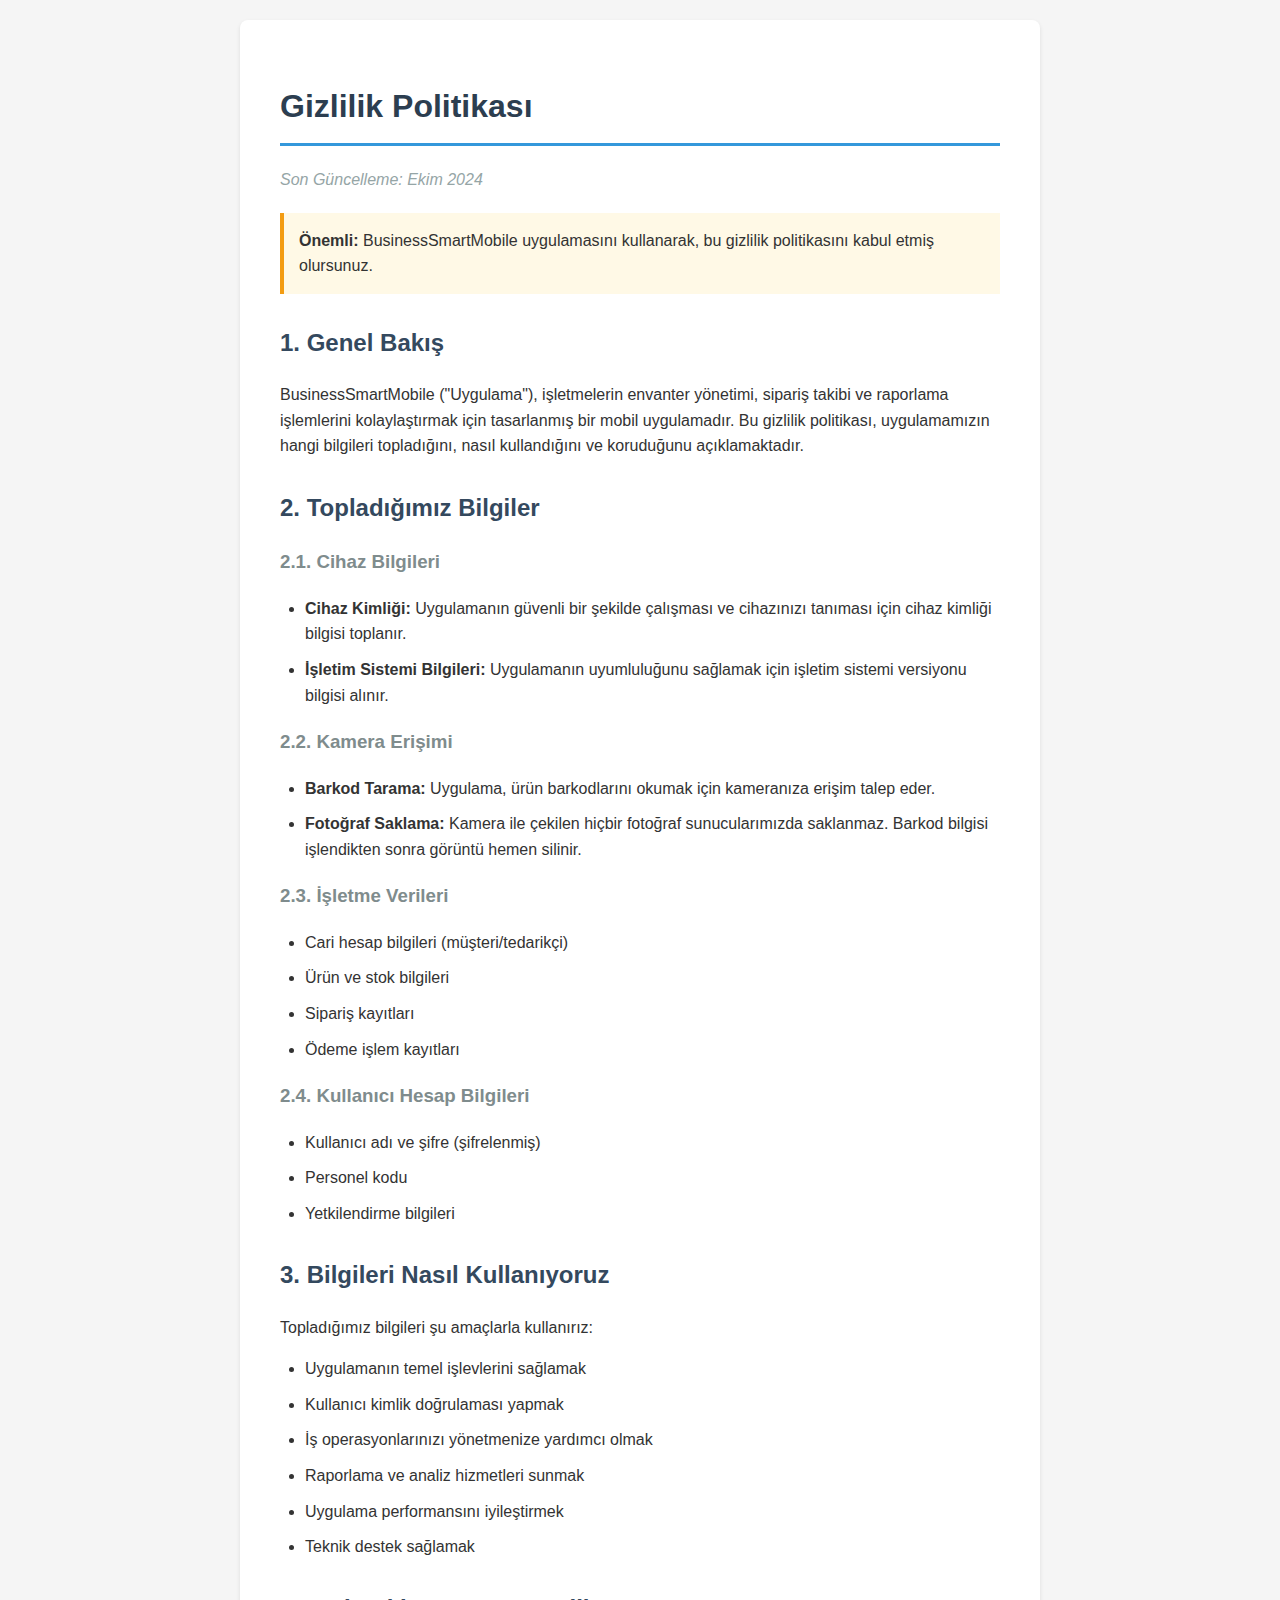
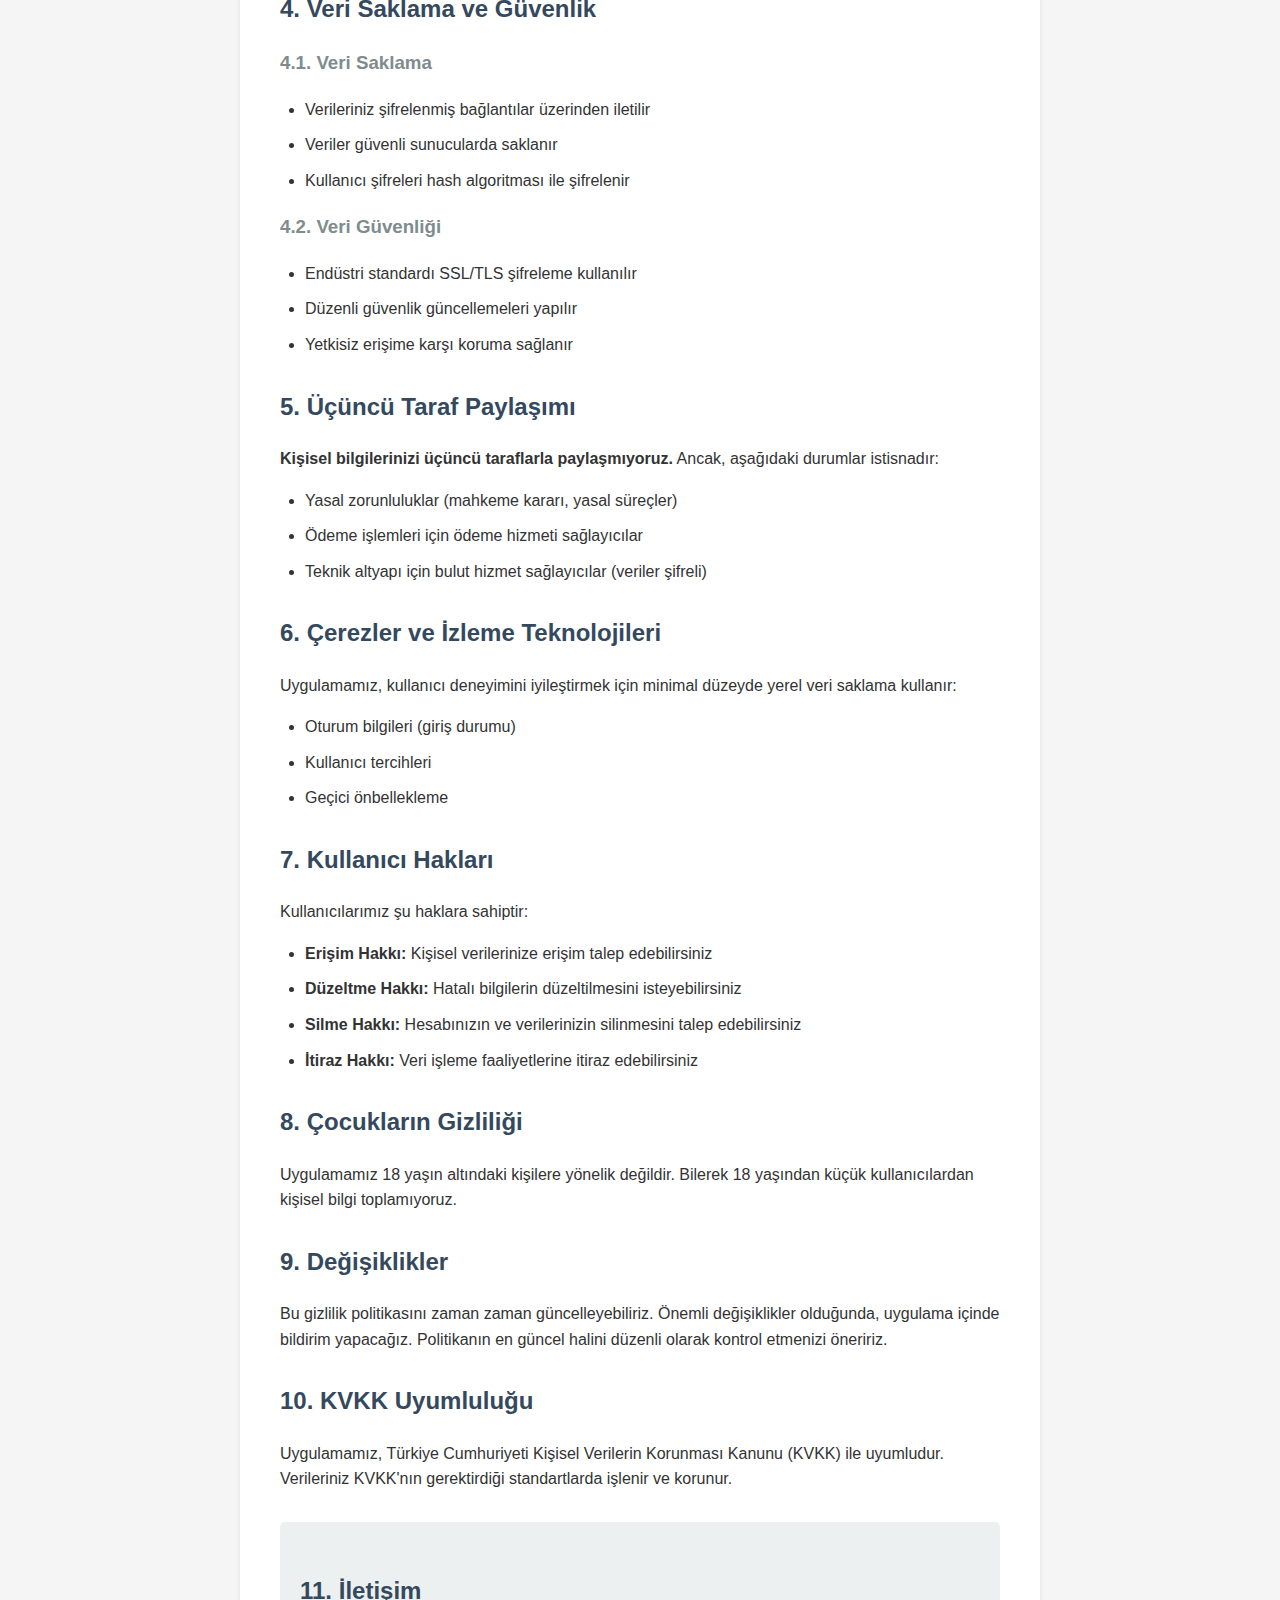
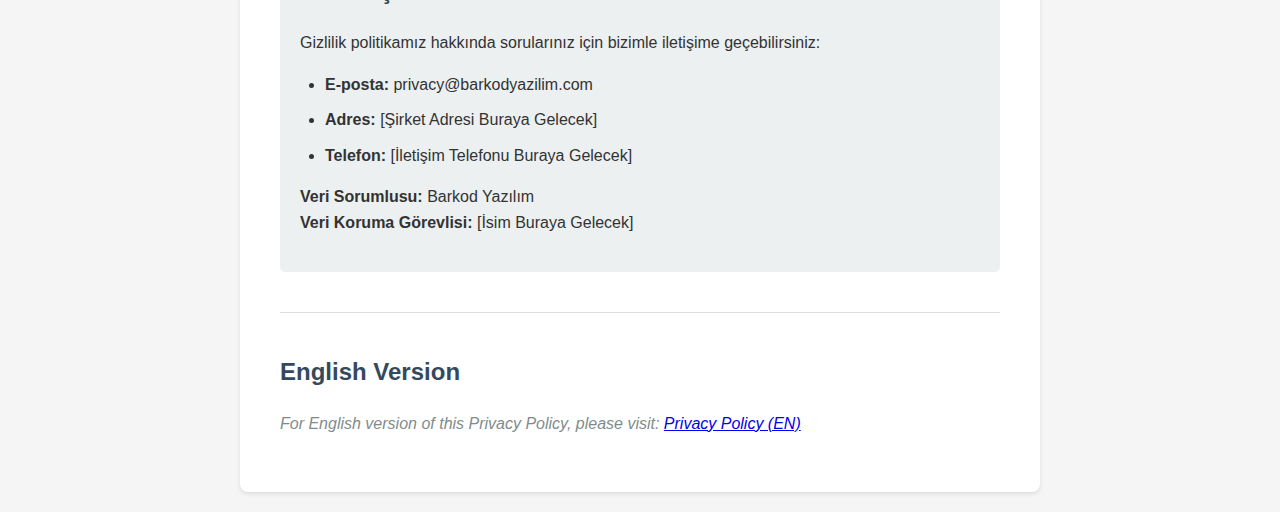
<file: docs/privacy-policy.html>
<!DOCTYPE html>
<html lang="tr">
<head>
    <meta charset="UTF-8">
    <meta name="viewport" content="width=device-width, initial-scale=1.0">
    <title>Gizlilik Politikası - BusinessSmartMobile</title>
    <style>
        body {
            font-family: -apple-system, BlinkMacSystemFont, 'Segoe UI', Roboto, Oxygen, Ubuntu, Cantarell, sans-serif;
            line-height: 1.6;
            max-width: 800px;
            margin: 0 auto;
            padding: 20px;
            color: #333;
            background-color: #f5f5f5;
        }
        .container {
            background-color: white;
            padding: 40px;
            border-radius: 8px;
            box-shadow: 0 2px 4px rgba(0,0,0,0.1);
        }
        h1 {
            color: #2c3e50;
            border-bottom: 3px solid #3498db;
            padding-bottom: 10px;
        }
        h2 {
            color: #34495e;
            margin-top: 30px;
        }
        h3 {
            color: #7f8c8d;
        }
        .update-date {
            color: #95a5a6;
            font-style: italic;
            margin-bottom: 20px;
        }
        ul {
            padding-left: 25px;
        }
        li {
            margin-bottom: 10px;
        }
        .highlight {
            background-color: #fff9e6;
            padding: 15px;
            border-left: 4px solid #f39c12;
            margin: 20px 0;
        }
        .contact {
            background-color: #ecf0f1;
            padding: 20px;
            border-radius: 5px;
            margin-top: 30px;
        }
    </style>
</head>
<body>
    <div class="container">
        <h1>Gizlilik Politikası</h1>
        <p class="update-date">Son Güncelleme: Ekim 2024</p>

        <div class="highlight">
            <strong>Önemli:</strong> BusinessSmartMobile uygulamasını kullanarak, bu gizlilik politikasını kabul etmiş olursunuz.
        </div>

        <h2>1. Genel Bakış</h2>
        <p>
            BusinessSmartMobile ("Uygulama"), işletmelerin envanter yönetimi, sipariş takibi ve raporlama işlemlerini 
            kolaylaştırmak için tasarlanmış bir mobil uygulamadır. Bu gizlilik politikası, uygulamamızın hangi bilgileri 
            topladığını, nasıl kullandığını ve koruduğunu açıklamaktadır.
        </p>

        <h2>2. Topladığımız Bilgiler</h2>
        
        <h3>2.1. Cihaz Bilgileri</h3>
        <ul>
            <li><strong>Cihaz Kimliği:</strong> Uygulamanın güvenli bir şekilde çalışması ve cihazınızı tanıması için cihaz kimliği bilgisi toplanır.</li>
            <li><strong>İşletim Sistemi Bilgileri:</strong> Uygulamanın uyumluluğunu sağlamak için işletim sistemi versiyonu bilgisi alınır.</li>
        </ul>

        <h3>2.2. Kamera Erişimi</h3>
        <ul>
            <li><strong>Barkod Tarama:</strong> Uygulama, ürün barkodlarını okumak için kameranıza erişim talep eder.</li>
            <li><strong>Fotoğraf Saklama:</strong> Kamera ile çekilen hiçbir fotoğraf sunucularımızda saklanmaz. Barkod bilgisi işlendikten sonra görüntü hemen silinir.</li>
        </ul>

        <h3>2.3. İşletme Verileri</h3>
        <ul>
            <li>Cari hesap bilgileri (müşteri/tedarikçi)</li>
            <li>Ürün ve stok bilgileri</li>
            <li>Sipariş kayıtları</li>
            <li>Ödeme işlem kayıtları</li>
        </ul>

        <h3>2.4. Kullanıcı Hesap Bilgileri</h3>
        <ul>
            <li>Kullanıcı adı ve şifre (şifrelenmiş)</li>
            <li>Personel kodu</li>
            <li>Yetkilendirme bilgileri</li>
        </ul>

        <h2>3. Bilgileri Nasıl Kullanıyoruz</h2>
        <p>Topladığımız bilgileri şu amaçlarla kullanırız:</p>
        <ul>
            <li>Uygulamanın temel işlevlerini sağlamak</li>
            <li>Kullanıcı kimlik doğrulaması yapmak</li>
            <li>İş operasyonlarınızı yönetmenize yardımcı olmak</li>
            <li>Raporlama ve analiz hizmetleri sunmak</li>
            <li>Uygulama performansını iyileştirmek</li>
            <li>Teknik destek sağlamak</li>
        </ul>

        <h2>4. Veri Saklama ve Güvenlik</h2>
        
        <h3>4.1. Veri Saklama</h3>
        <ul>
            <li>Verileriniz şifrelenmiş bağlantılar üzerinden iletilir</li>
            <li>Veriler güvenli sunucularda saklanır</li>
            <li>Kullanıcı şifreleri hash algoritması ile şifrelenir</li>
        </ul>

        <h3>4.2. Veri Güvenliği</h3>
        <ul>
            <li>Endüstri standardı SSL/TLS şifreleme kullanılır</li>
            <li>Düzenli güvenlik güncellemeleri yapılır</li>
            <li>Yetkisiz erişime karşı koruma sağlanır</li>
        </ul>

        <h2>5. Üçüncü Taraf Paylaşımı</h2>
        <p>
            <strong>Kişisel bilgilerinizi üçüncü taraflarla paylaşmıyoruz.</strong> Ancak, aşağıdaki durumlar istisnadır:
        </p>
        <ul>
            <li>Yasal zorunluluklar (mahkeme kararı, yasal süreçler)</li>
            <li>Ödeme işlemleri için ödeme hizmeti sağlayıcılar</li>
            <li>Teknik altyapı için bulut hizmet sağlayıcılar (veriler şifreli)</li>
        </ul>

        <h2>6. Çerezler ve İzleme Teknolojileri</h2>
        <p>
            Uygulamamız, kullanıcı deneyimini iyileştirmek için minimal düzeyde yerel veri saklama kullanır:
        </p>
        <ul>
            <li>Oturum bilgileri (giriş durumu)</li>
            <li>Kullanıcı tercihleri</li>
            <li>Geçici önbellekleme</li>
        </ul>

        <h2>7. Kullanıcı Hakları</h2>
        <p>Kullanıcılarımız şu haklara sahiptir:</p>
        <ul>
            <li><strong>Erişim Hakkı:</strong> Kişisel verilerinize erişim talep edebilirsiniz</li>
            <li><strong>Düzeltme Hakkı:</strong> Hatalı bilgilerin düzeltilmesini isteyebilirsiniz</li>
            <li><strong>Silme Hakkı:</strong> Hesabınızın ve verilerinizin silinmesini talep edebilirsiniz</li>
            <li><strong>İtiraz Hakkı:</strong> Veri işleme faaliyetlerine itiraz edebilirsiniz</li>
        </ul>

        <h2>8. Çocukların Gizliliği</h2>
        <p>
            Uygulamamız 18 yaşın altındaki kişilere yönelik değildir. Bilerek 18 yaşından küçük kullanıcılardan 
            kişisel bilgi toplamıyoruz.
        </p>

        <h2>9. Değişiklikler</h2>
        <p>
            Bu gizlilik politikasını zaman zaman güncelleyebiliriz. Önemli değişiklikler olduğunda, uygulama 
            içinde bildirim yapacağız. Politikanın en güncel halini düzenli olarak kontrol etmenizi öneririz.
        </p>

        <h2>10. KVKK Uyumluluğu</h2>
        <p>
            Uygulamamız, Türkiye Cumhuriyeti Kişisel Verilerin Korunması Kanunu (KVKK) ile uyumludur. 
            Verileriniz KVKK'nın gerektirdiği standartlarda işlenir ve korunur.
        </p>

        <div class="contact">
            <h2>11. İletişim</h2>
            <p>Gizlilik politikamız hakkında sorularınız için bizimle iletişime geçebilirsiniz:</p>
            <ul>
                <li><strong>E-posta:</strong> privacy@barkodyazilim.com</li>
                <li><strong>Adres:</strong> [Şirket Adresi Buraya Gelecek]</li>
                <li><strong>Telefon:</strong> [İletişim Telefonu Buraya Gelecek]</li>
            </ul>
            <p style="margin-top: 15px;">
                <strong>Veri Sorumlusu:</strong> Barkod Yazılım<br>
                <strong>Veri Koruma Görevlisi:</strong> [İsim Buraya Gelecek]
            </p>
        </div>

        <hr style="margin: 40px 0; border: none; border-top: 1px solid #ddd;">
        
        <h2>English Version</h2>
        <p style="font-style: italic; color: #7f8c8d;">
            For English version of this Privacy Policy, please visit: 
            <a href="privacy-policy-en.html">Privacy Policy (EN)</a>
        </p>
    </div>
</body>
</html>
</file>
